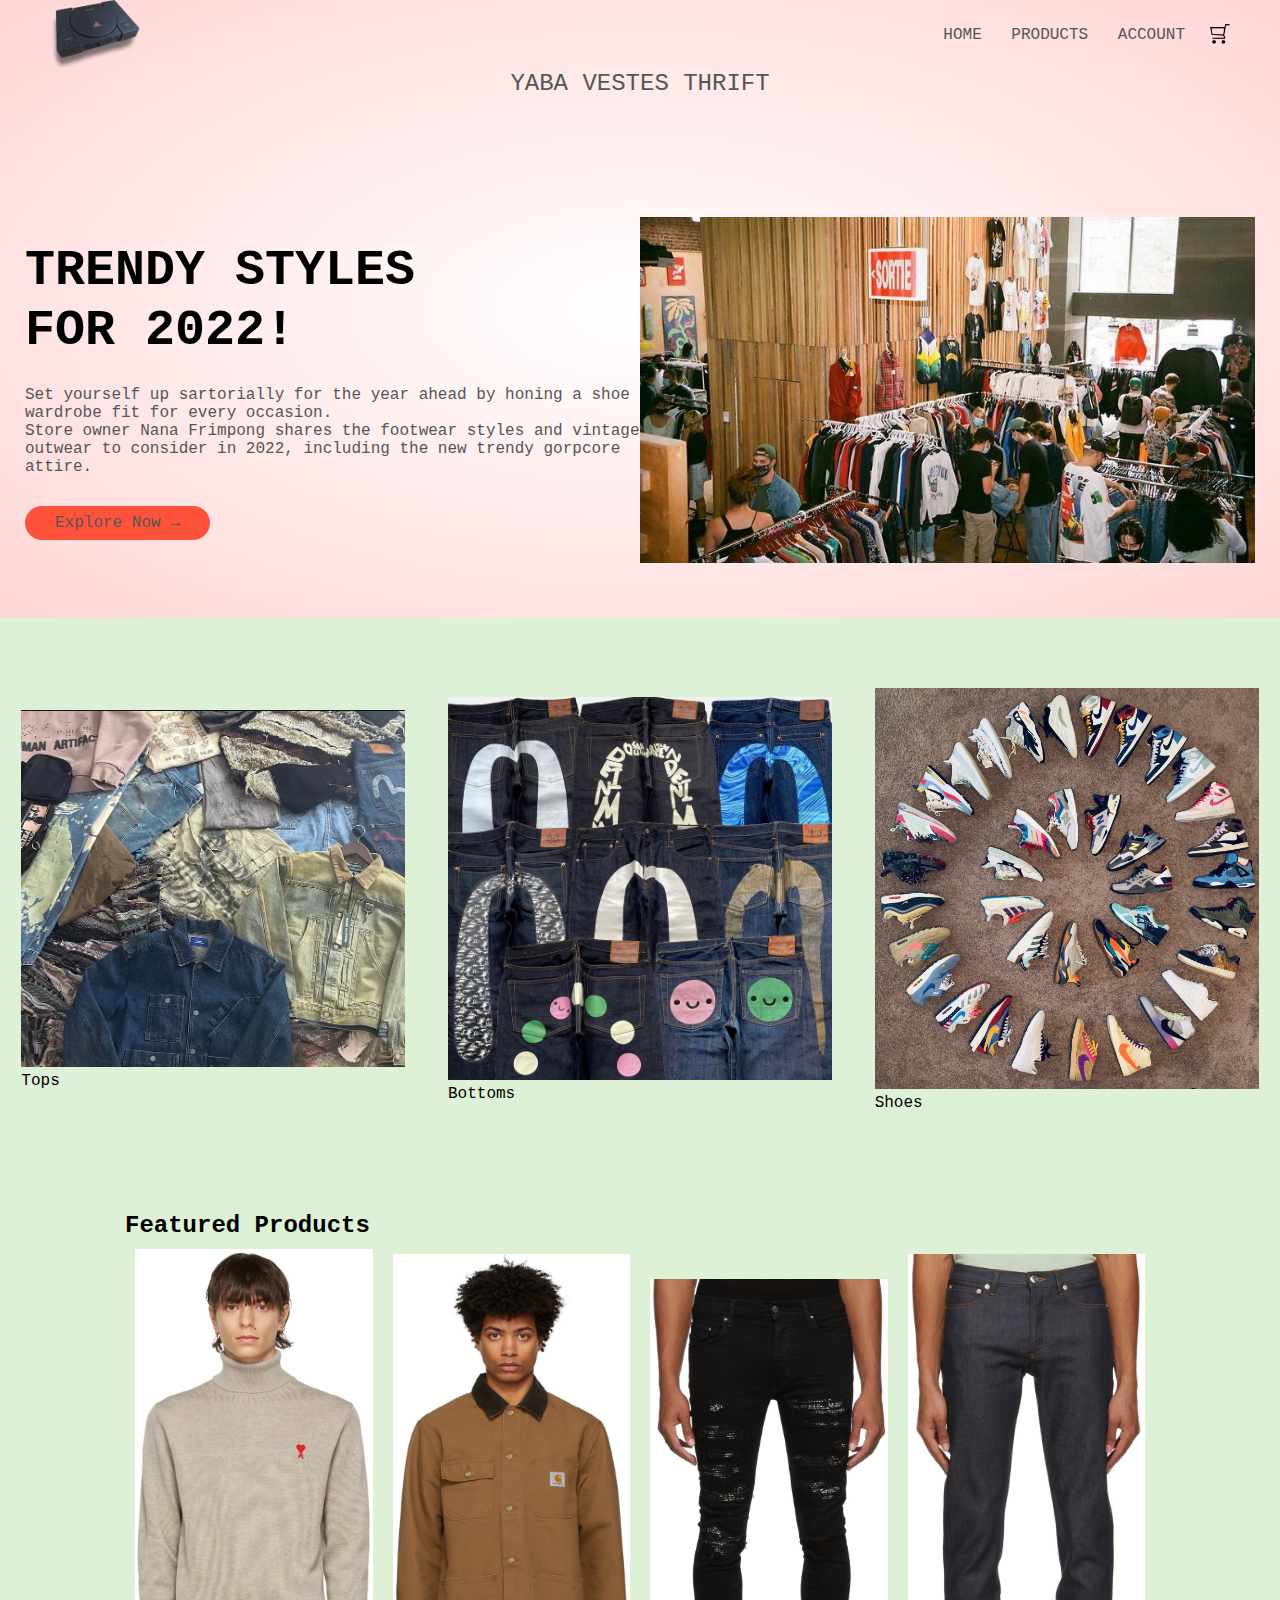
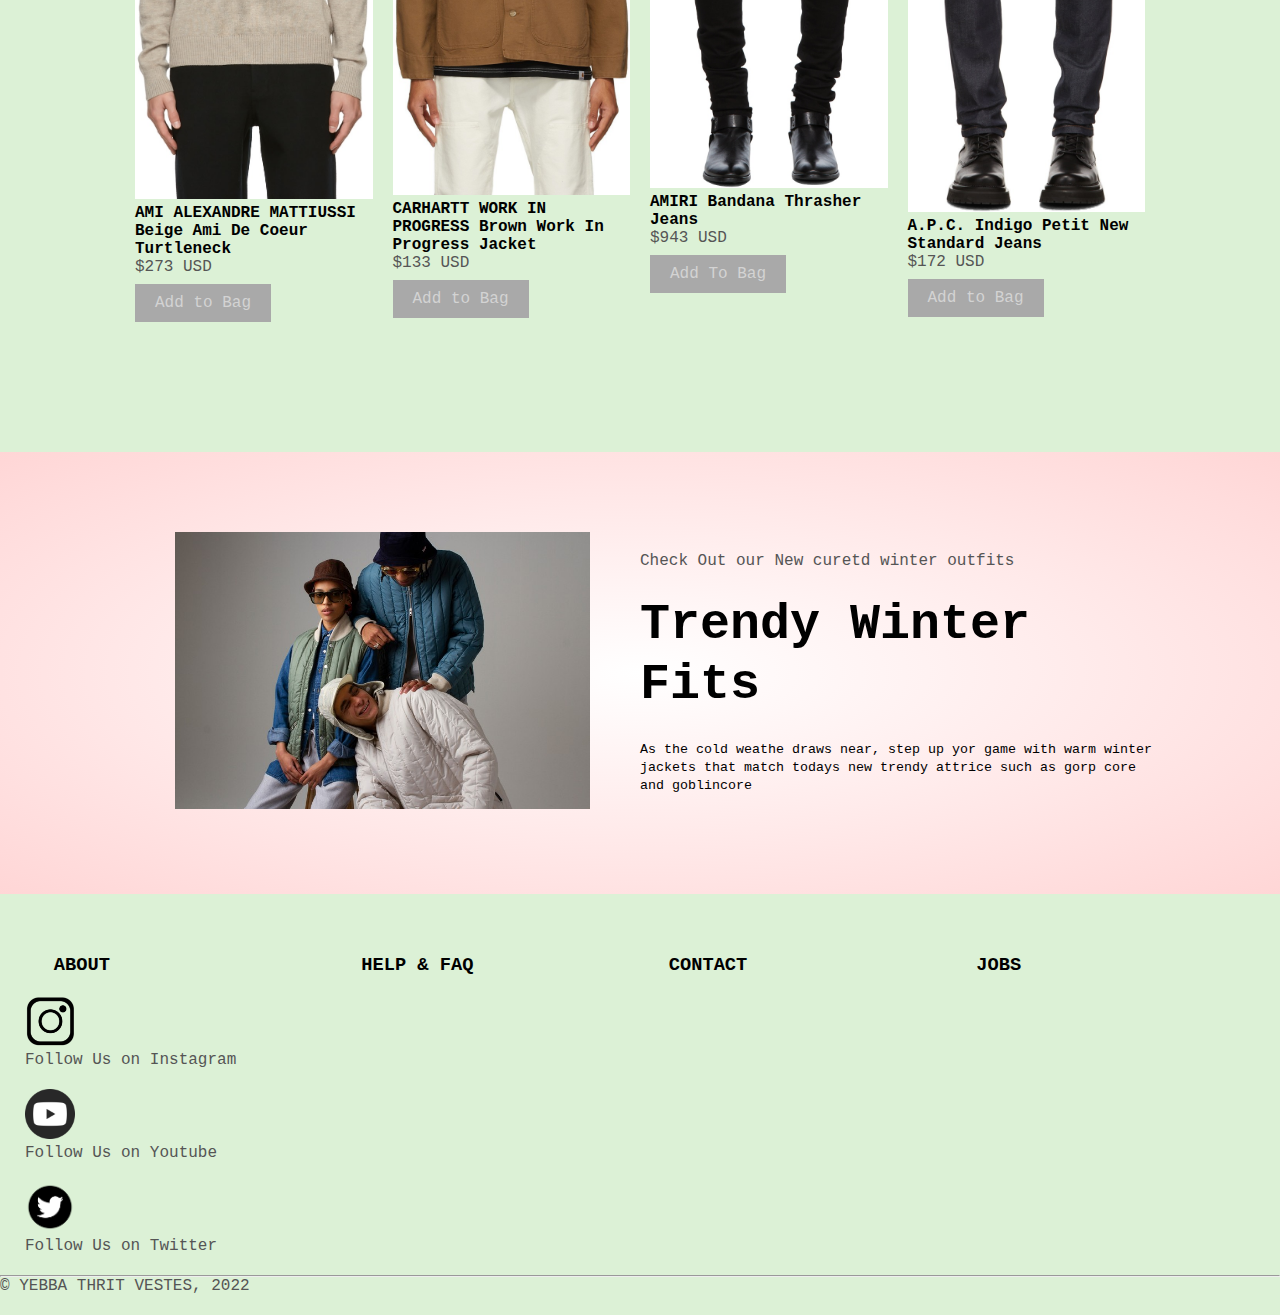
<file: microcredential-main/index.html>
<!DOCTYPE html>
<html lang="en" dir="ltr">
  <head>
    <meta charset="utf-8">
    <meta name="viewport" content="width=device-width, initial-scale=1.0">
    <title>STORE</title>
    <link rel="stylesheet" href="website.css">
  </head>
  <body>

<div class="header">
    <div class="container">
      <div class="navbar">
        <div class="logo">
          <img src="images/image0.png" alt="" width="100px">
        </div>

          <nav>
            <ul>
              <li><a href="#">HOME</a></li>
              <li><a href="#">PRODUCTS</a></li>
              <li><a href="#">ACCOUNT</a></li>
            </ul>
          </nav>
          <img src="images/shopping_trolley.png" width="30px" height="30px">

      </div>
      <p class= "title">YABA VESTES THRIFT</p>
      <div class="row">
          <div class="col-2">
              <h1> TRENDY STYLES <br>FOR 2022!</h1>
              <p>Set yourself up sartorially for the year ahead by honing a shoe wardrobe fit for every occasion. <br>Store owner Nana Frimpong shares the footwear styles and vintage outwear to consider in 2022, including the new trendy gorpcore attire.</p>
              <a href="#" class="btn">Explore Now &#8594; </a>
          </div>
          <div class="col-2">
            <img src="images/store.jpeg" alt="store">
          </div>
      </div>
    </div>
</div>



<div class="categories">
  <div class="small-container">
  </div>
    <div class="row">
      <div class="col-3">

        <div class="container-909">
          <img src="images/IMG_9750.jpg" alt="Tops">
          <div class="bottom-left">Tops</div>
        </div>

      </div>

      <div class="col-3">
        <div class="container-908">
            <img src="images/IMG_85F4C1A7DFAD-1.jpeg" alt="Bottoms">
          <div class="bottom-left">Bottoms</div>
        </div>
      </div>

      <div class="col-3">

        <div class="container-907">
            <img src="images/shoesstreet.jpeg" alt="Shoes">
          <div class="bottom-left">Shoes</div>
        </div>

      </div>
    </div>
</div>

<div class="small-container">
    <h2 c>Featured Products</h2>
      <div class="row">
        <div class="col-4">
          <img src="images/shirt1.jpeg" alt="AMI ALEXANDRE MATTIUSSI
Beige Ami De Coeur Turtleneck">
        <h4>AMI ALEXANDRE MATTIUSSI
Beige Ami De Coeur Turtleneck</h4>
          <p>$273 USD</p>
          <br>
          <a href="#openModal3" class="link-3">Add to Bag</a>
        </div>

        <div class="col-4">

          <img src="images/jacket1.jpeg" alt="CARHARTT WORK IN PROGRESS
Brown Work In Progress Jacket">
        <h4>CARHARTT WORK IN PROGRESS
Brown Work In Progress Jacket</h4>
          <p>$133 USD</p>
          <br>

          <a href="#openModal2" class="link-2">Add to Bag</a>
        </div>

        <div class="col-4">
          <img src="images/jeans.jpeg" alt="" id="item1">
        <h4>AMIRI
Bandana Thrasher Jeans</h4>
          <p>$943 USD</p>
          <br>
          <a href="#openModal1" class="link-1">Add To Bag</a>
        </div>
        <div class="col-4">
          <img src="images/pants1.jpeg" alt="A.P.C.
Indigo Petit New Standard Jeans">
        <h4>A.P.C.
Indigo Petit New Standard Jeans</h4>
          <p>$172 USD</p>
          <br>
          <a href="#openModal" class="link">Add to Bag</a>
        </div>
      </div>
</div>
<div class="small-container">
  <div class="modalWindow" id="openModal">
      <section class="content">
        <a class="close" href="#item1"> &#10005;</a>
        <section class="info">
          <img src="images/apc-indigo-petit-new-standard-jeans.jpeg" alt="">
          <div class="p"> A.P.C. Indigo Petit New Standard Jeans <br><i> </i>
          <hr>
          Slim-fit stretch Japanese denim jeans in indigo. Mid-rise. Five-pocket styling. Belt loops at waistband. Button fly. Logo-engraved silver-tone hardware. Contrast stitching in tan.
          <hr>
          <span></span> <b>$172</b>
          <form action="apc.html" method="post">
            <button class="button4">
              Add to Bag
            </button>
          </form>

           </div>
        </section>
      </section>
  </div>
</div>

<div class="small-container-1">

  <div class="modalWindow-1" id="openModal1">
      <section class="content-1">
        <a class="close-1" href="#"> &#10005;</a>
        <section class="info-1">
          <img src="images/amiri-bandana-thrasher-jeans.jpeg" alt="P">
          <div class="p-1"> AMIRI Bandana Thrasher Jeans <i></i>
            <hr>
            Slim-fit Italian stretch denim jeans in black. Mid-rise. Distressing throughout. Five-pocket styling. Belt loops at waistband.Logo-engraved silver-tone hardware.
          <hr>
          <b>$943</b>

          <form action="jeans.html" method="post">
            <button class="button3" >
              Add to Bag
            </button>
          </form>
           </div>
        </section>
      </section>
  </div>
</div>



<div class="small-container">

  <div class="modalWindow-2" id="openModal2">
      <section class="content-2">
        <a class="close-2" href="#"> &#10005;</a>
        <section class="info-2">
          <img src="images/211111M180038_2.webp" alt="P">
          <div class="p-2"> CARHARTT WORK IN PROGRESS Brown Work In Progress Jacket<br><i></i>
          <hr>
          Long sleeve organic cotton canvas jacket in brown.
          · Corduroy spread collar
          · Flap pocket and patch pocket at chest
          · Patch pockets at waist
          · Three-button barrel cuffs
          <hr>

          <span></span> <b>Now $113</b>

          <form action="carhatt.html" method="post">
            <button class="button2">
              Add to Bag
            </button>
          </form>


           </div>
        </section>
      </section>
  </div>
</div>

<div class="small-container">

  <div class="modalWindow-3" id="openModal3">
      <section class="content-3">
        <a class="close-2" href="#"> &#10005;</a>
        <section class="info-3">
          <img src="images/212482M205007_2.webp" alt="">
          <div class="p-3"><br> AMI ALEXANDRE MATTIUSSI Beige Ami De Coeur Turtleneck<i></i>
          <hr>
          A sweet summer blend wof juicy watermoleon, pink petals and delay in our nutrient-rich, non-greasy lotion
        <hr>
          <span></span> <b>$273</b>

          <form action="turtle.html" method="post">
              <button class="button1" onclick="passvalue();">
                <label for="n">
                  <p id="n"><p name="bag1">Add to Bag</p></p>
                </label>
              </button>
          </form>

           </div>
        </section>
      </section>
  </div>
</div>





<div class="winter">
  <div class="small-container">
      <div class="row">
        <div class="col-2">
          <img src="images/fallpic1.jpg" alt="Winter-Pic" class="winter-img">
        </div>
        <div class="col-2">
          <p>Check Out our New curetd winter outfits</p>
      <h1>Trendy Winter Fits</h1>
      <small>As the cold weathe draws near, step up yor game with warm winter jackets that match todays new trendy attrice such as gorp core and goblincore </small>
        </div>
      </div>
  </div>
</div>
<div class="toTop">
  <a href="#">&#8593;To the Top</a>
</div>

<div class="footer">
  <div class="container">
    <div class="row">
      <div class="footer-col-1">
        <h3>ABOUT</h3>
      </div>
      <div class="footer-col-2">
        <h3>HELP & FAQ</h3>
      </div>
      <div class="footer-col-3">
        <h3>CONTACT</h3>
      </div>
      <div class="footer-col-4">
        <h3>JOBS</h3>
      </div>
    </div>
  </div>
  <div class="container">
    <div class="footer-col-5">
      <a href="https://www.instagram.com/?hl=en"><img src="images/insta.png" alt="" width="50px" heigh="50px"><p>Follow Us on Instagram</p</a>
    </div>
    <div class="footer-col-6">
      <a href="https://www.youtube.com/"><img src="images/youtube.png" alt="" width="50px" heigh="50px"><p>Follow Us on Youtube</p</a>
    </div>
    <div class="footer-col-7">
      <a href="https://twitter.com/?lang=en"><img src="images/tweet.png" alt="" width="50px" heigh="50px"><p>Follow Us on Twitter</p></a>
    </div>
  </div>
  <hr>
  <p>© YEBBA THRIT VESTES, 2022</p>
</div>


<script type="text/javascript" src="website.js">
</script>


  </body>
</html>
</file>
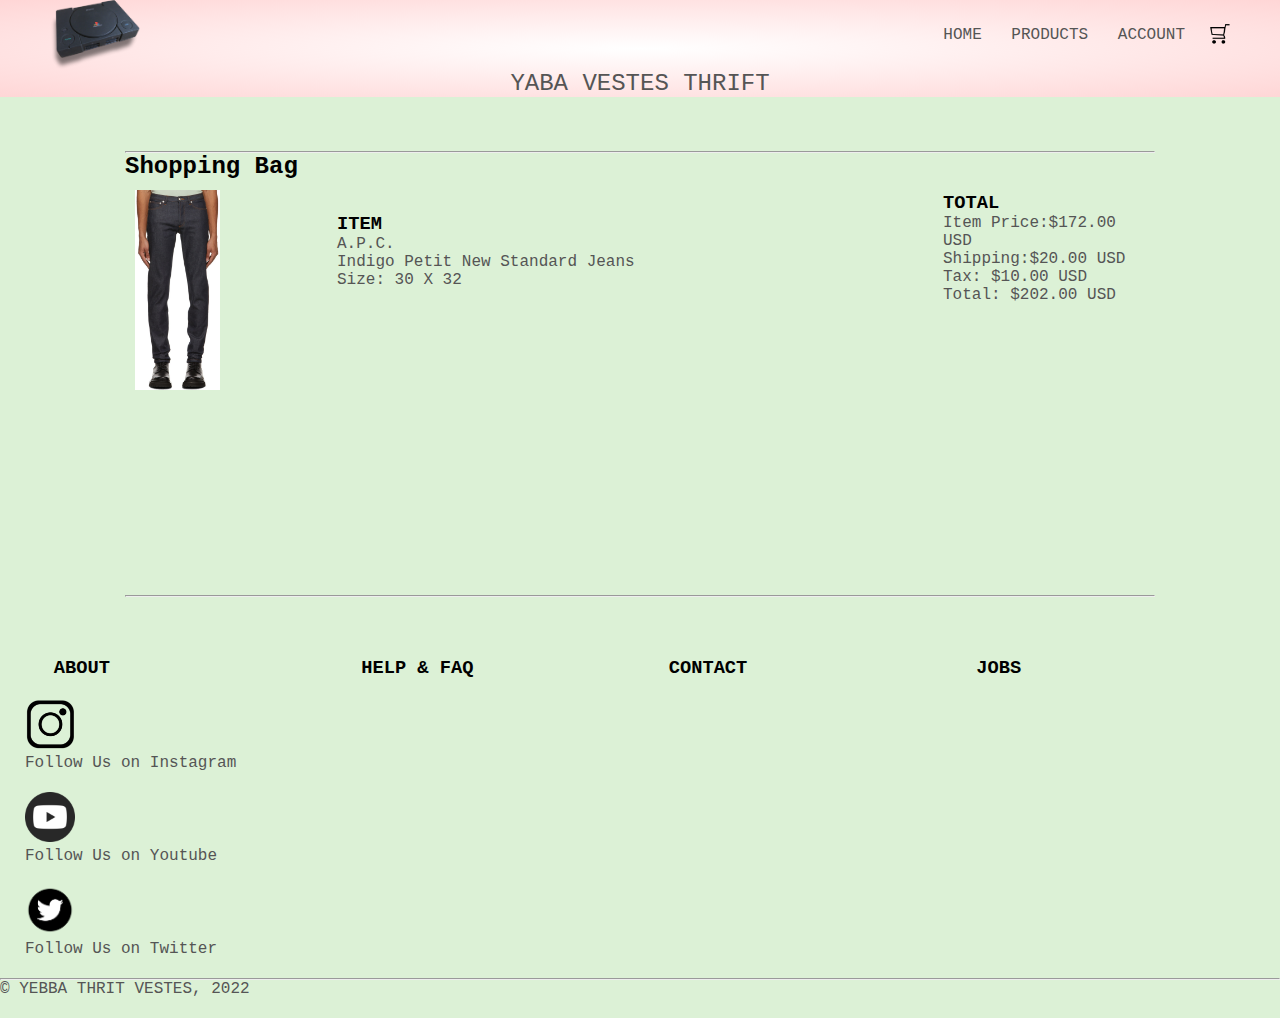
<file: microcredential-main/apc.html>
<!DOCTYPE html>
<html lang="en" dir="ltr">
  <head>
    <meta charset="utf-8">
    <meta name="viewport" content="width=device-width, initial-scale=1.0">
    <title>A.P.C Jeans</title>
<link rel="stylesheet" href="acp.css">
  </head>
  <body>

        <div class="header">
            <div class="container">
              <div class="navbar">
                <div class="logo">
                  <img src="image0.png" alt="" width="100px">
                </div>
                  <nav>
                    <ul>
                      <li><a href="#">HOME</a></li>
                      <li><a href="#">PRODUCTS</a></li>
                      <li><a href="#">ACCOUNT</a></li>
                    </ul>
                  </nav>
                  <img src="shopping_trolley.png" width="30px" height="30px">
              </div>
              <p class= "title">YABA VESTES THRIFT</p>
            </div>
        </div>

        <br><br><br>
        <div class="small-container">
            <hr>
              <h2>Shopping Bag</h2>

              <div class="col-4">
                <img src="pants1.jpeg" alt="AMI ALEXANDRE MATTIUSSI
        Beige Ami De Coeur Turtleneck">
            </div>

              <div class="col-4">
                <div class="info">
                  <h3>ITEM</h3>
                  <p>A.P.C.</p>
                  <p>Indigo Petit New Standard Jeans</p>
                  <p>Size: 30 X 32</p>
                  </div>
              </div>

              <div class="col-4">
                <div class="info-2">
                  <h3>TOTAL</h3>
                  <p>Item Price:$172.00 USD</p>
                  <p>Shipping:$20.00 USD</p>
                  <p>Tax: $10.00 USD</p>
                  <p>Total: $202.00 USD</p>
                  </div>
              </div>
              

                <hr>
        </div>








        <div class="footer">
          <div class="container">
            <div class="row">
              <div class="footer-col-1">
                <h3>ABOUT</h3>
              </div>
              <div class="footer-col-2">
                <h3>HELP & FAQ</h3>
              </div>
              <div class="footer-col-3">
                <h3>CONTACT</h3>
              </div>
              <div class="footer-col-4">
                <h3>JOBS</h3>
              </div>
            </div>
          </div>
          <div class="container">
            <div class="footer-col-5">
              <a href="https://www.instagram.com/?hl=en"><img src="insta.png" alt="" width="50px" heigh="50px"><p>Follow Us on Instagram</p</a>
            </div>
            <div class="footer-col-6">
              <a href="https://www.youtube.com/"><img src="youtube.png" alt="" width="50px" heigh="50px"><p>Follow Us on Youtube</p</a>
            </div>
            <div class="footer-col-7">
              <a href="https://twitter.com/?lang=en"><img src="tweet.png" alt="" width="50px" heigh="50px"><p>Follow Us on Twitter</p></a>
            </div>
          </div>
          <hr>
          <p>© YEBBA THRIT VESTES, 2022</p>
        </div>
  </body>
</html>
</file>
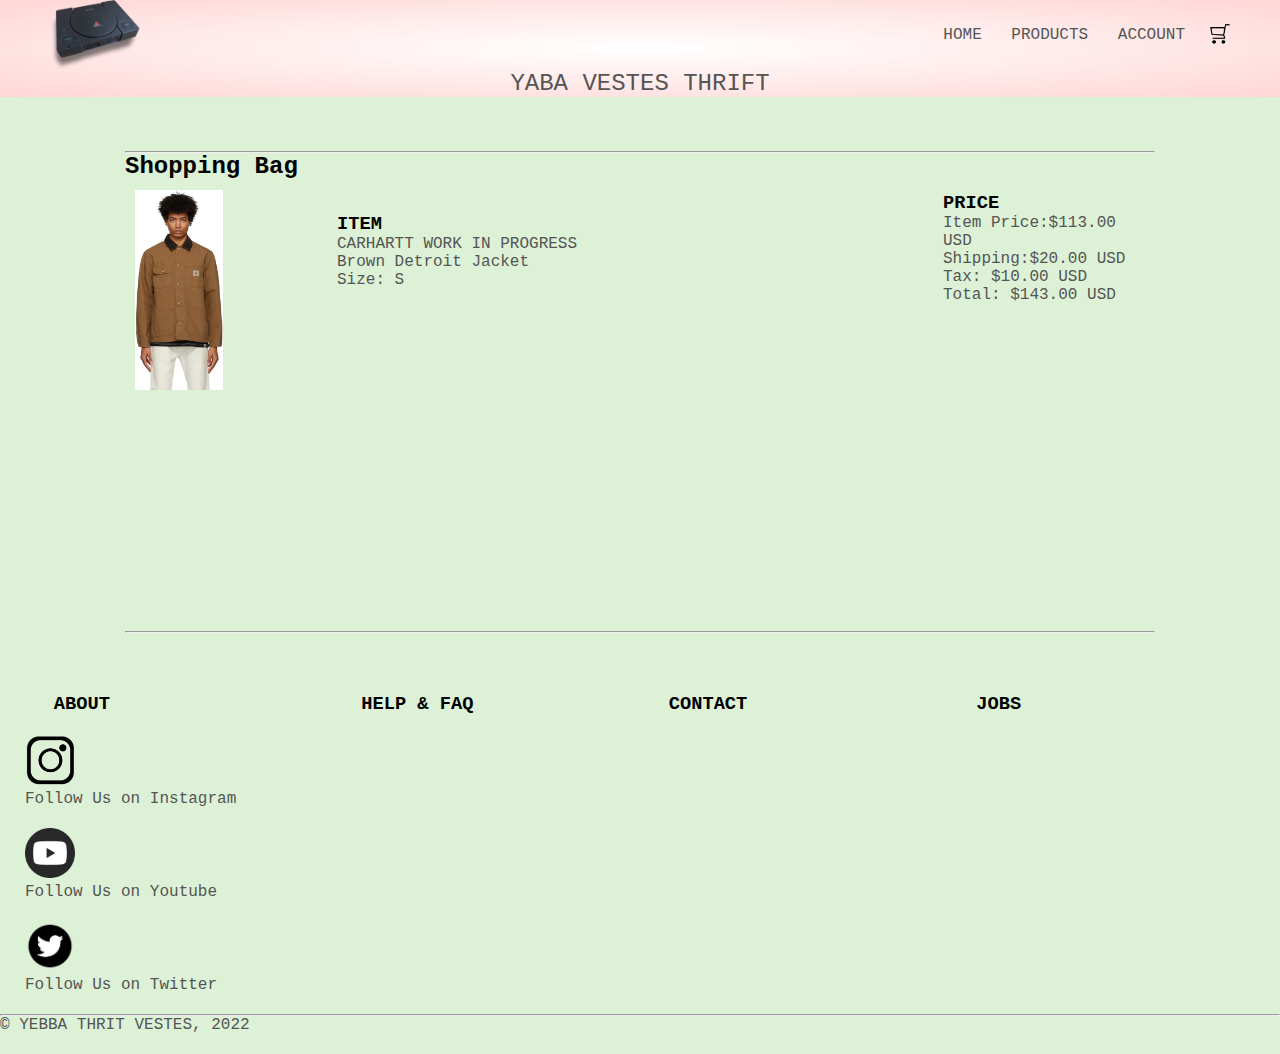
<file: microcredential-main/carhatt.html>
<!DOCTYPE html>
<html lang="en" dir="ltr">
  <head>
    <meta charset="utf-8">
    <meta name="viewport" content="width=device-width, initial-scale=1.0">
    <title>Carhatt Brown Work Jacket</title>
<link rel="stylesheet" href="carhatt.css">
  </head>
  <body>
    <div class="header">
        <div class="container">
          <div class="navbar">
            <div class="logo">
              <img src="image0.png" alt="" width="100px">
            </div>
              <nav>
                <ul>
                  <li><a href="#">HOME</a></li>
                  <li><a href="#">PRODUCTS</a></li>
                  <li><a href="#">ACCOUNT</a></li>
                </ul>
              </nav>
              <img src="shopping_trolley.png" width="30px" height="30px">
          </div>
          <p class= "title">YABA VESTES THRIFT</p>
        </div>
    </div>

    <br><br><br>
    <div class="small-container">
        <hr>
          <h2>Shopping Bag</h2>


          <div class="col-4">
            <img src="jacket1.jpeg" alt="AMI ALEXANDRE MATTIUSSI
    Beige Ami De Coeur Turtleneck">
        </div>
        <div class="col-4">
          <div class="info">
            <h3>ITEM</h3>
            <p>CARHARTT WORK IN PROGRESS</p>
            <p>Brown Detroit Jacket</p>
            <p>Size: S</p>
            </div>
        </div>

        <div class="col-4">
          <div class="info-2">
            <h3>PRICE</h3>
            <p>Item Price:$113.00 USD</p>
            <p>Shipping:$20.00 USD</p>
            <p>Tax: $10.00 USD</p>
            <p>Total: $143.00 USD</p>
            </div>
        </div>

            <br><br>
            <hr>
    </div>








    <div class="footer">
      <div class="container">
        <div class="row">
          <div class="footer-col-1">
            <h3>ABOUT</h3>
          </div>
          <div class="footer-col-2">
            <h3>HELP & FAQ</h3>
          </div>
          <div class="footer-col-3">
            <h3>CONTACT</h3>
          </div>
          <div class="footer-col-4">
            <h3>JOBS</h3>
          </div>
        </div>
      </div>
      <div class="container">
        <div class="footer-col-5">
          <a href="https://www.instagram.com/?hl=en"><img src="insta.png" alt="" width="50px" heigh="50px"><p>Follow Us on Instagram</p</a>
        </div>
        <div class="footer-col-6">
          <a href="https://www.youtube.com/"><img src="youtube.png" alt="" width="50px" heigh="50px"><p>Follow Us on Youtube</p</a>
        </div>
        <div class="footer-col-7">
          <a href="https://twitter.com/?lang=en"><img src="tweet.png" alt="" width="50px" heigh="50px"><p>Follow Us on Twitter</p></a>
        </div>
      </div>
      <hr>
      <p>© YEBBA THRIT VESTES, 2022</p>
    </div>

  </body>
</html>
</file>
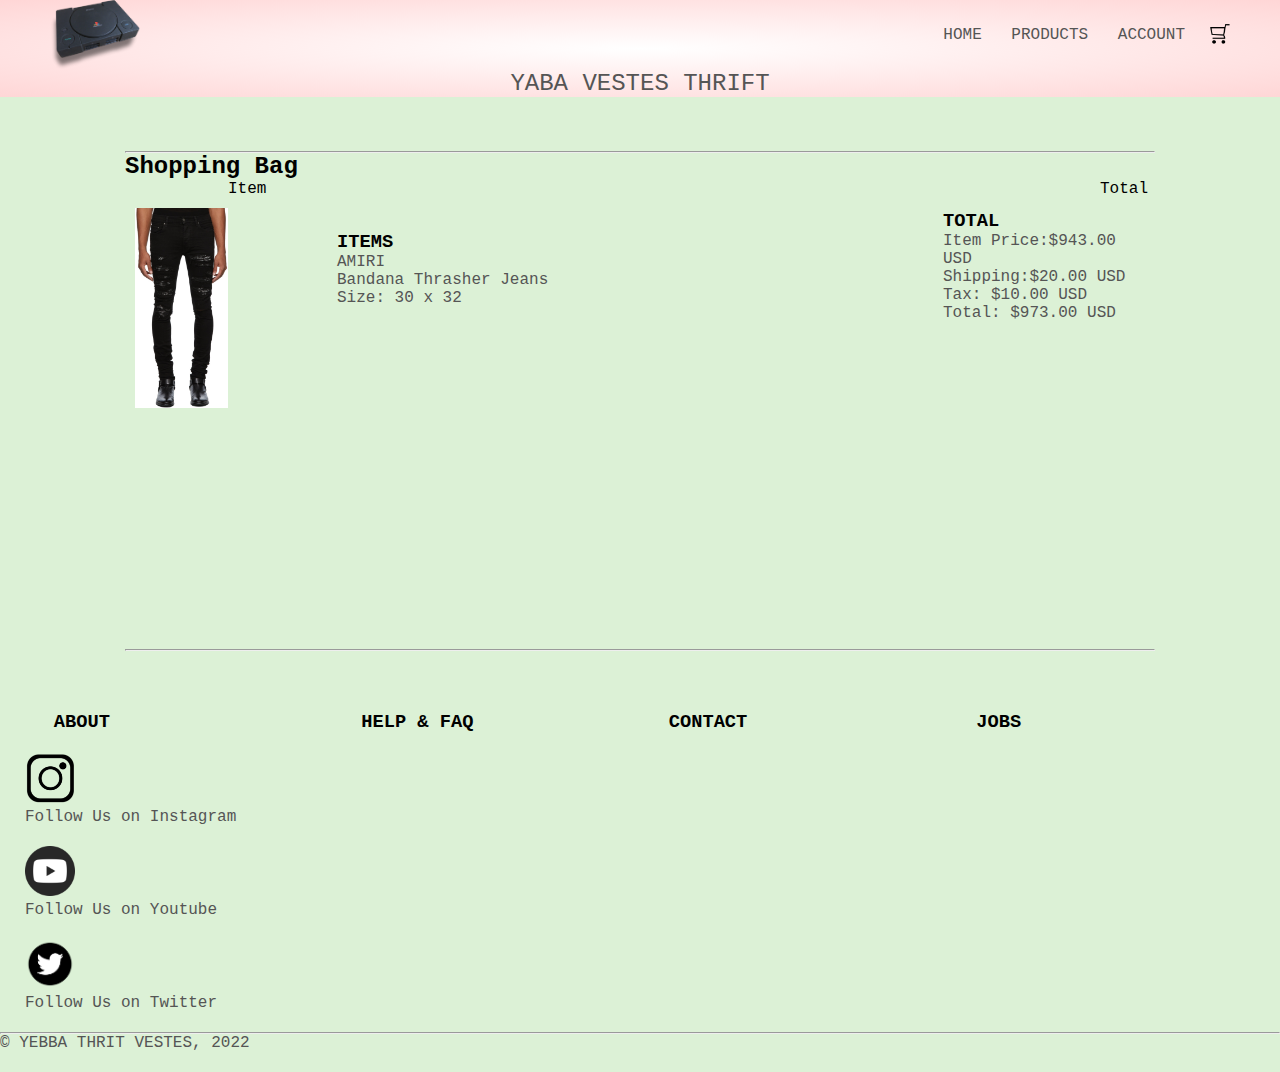
<file: microcredential-main/jeans.html>
<!DOCTYPE html>
<html lang="en" dir="ltr">
  <head>
    <meta charset="utf-8">
    <meta name="viewport" content="width=device-width, initial-scale=1.0">
    <title>AMIRI Bandana Thrasher Jeans</title>
<link rel="stylesheet" href="jeans.css">
  </head>
  <body>

        <div class="header">
            <div class="container">
              <div class="navbar">
                <div class="logo">
                  <img src="image0.png" alt="" width="100px">
                </div>
                  <nav>
                    <ul>
                      <li><a href="#">HOME</a></li>
                      <li><a href="#">PRODUCTS</a></li>
                      <li><a href="#">ACCOUNT</a></li>
                    </ul>
                  </nav>
                  <img src="shopping_trolley.png" width="30px" height="30px">
              </div>
              <p class= "title">YABA VESTES THRIFT</p>
            </div>
        </div>

        <br><br><br>
        <div class="small-container">
            <hr>
              <h2>Shopping Bag</h2>
              <span class="shopitem">Item</span> <span class="totalitem">Total</span>

              <div class="col-4">
                <img src="jeans.jpeg" alt="AMI ALEXANDRE MATTIUSSI
        Beige Ami De Coeur Turtleneck">
            </div>
            <div class="col-4">
              <div class="info">
                <h3>ITEMS</h3>
                <p>AMIRI</p>
                <p>Bandana Thrasher Jeans</p>
                <p>Size: 30 x 32</p>
                </div>
            </div>

              <div class="col-4">
              <div class="info-2">
                <h3>TOTAL</h3>
                <p>Item Price:$943.00 USD</p>
                <p>Shipping:$20.00 USD</p>
                <p>Tax: $10.00 USD</p>
                <p>Total: $973.00 USD</p>
                </div>
              </div>

                <br><br>
                <hr>
        </div>








        <div class="footer">
          <div class="container">
            <div class="row">
              <div class="footer-col-1">
                <h3>ABOUT</h3>
              </div>
              <div class="footer-col-2">
                <h3>HELP & FAQ</h3>
              </div>
              <div class="footer-col-3">
                <h3>CONTACT</h3>
              </div>
              <div class="footer-col-4">
                <h3>JOBS</h3>
              </div>
            </div>
          </div>
          <div class="container">
            <div class="footer-col-5">
              <a href="https://www.instagram.com/?hl=en"><img src="insta.png" alt="" width="50px" heigh="50px"><p>Follow Us on Instagram</p</a>
            </div>
            <div class="footer-col-6">
              <a href="https://www.youtube.com/"><img src="youtube.png" alt="" width="50px" heigh="50px"><p>Follow Us on Youtube</p</a>
            </div>
            <div class="footer-col-7">
              <a href="https://twitter.com/?lang=en"><img src="tweet.png" alt="" width="50px" heigh="50px"><p>Follow Us on Twitter</p></a>
            </div>
          </div>
          <hr>
          <p>© YEBBA THRIT VESTES, 2022</p>
        </div>

  </body>
</html>
</file>
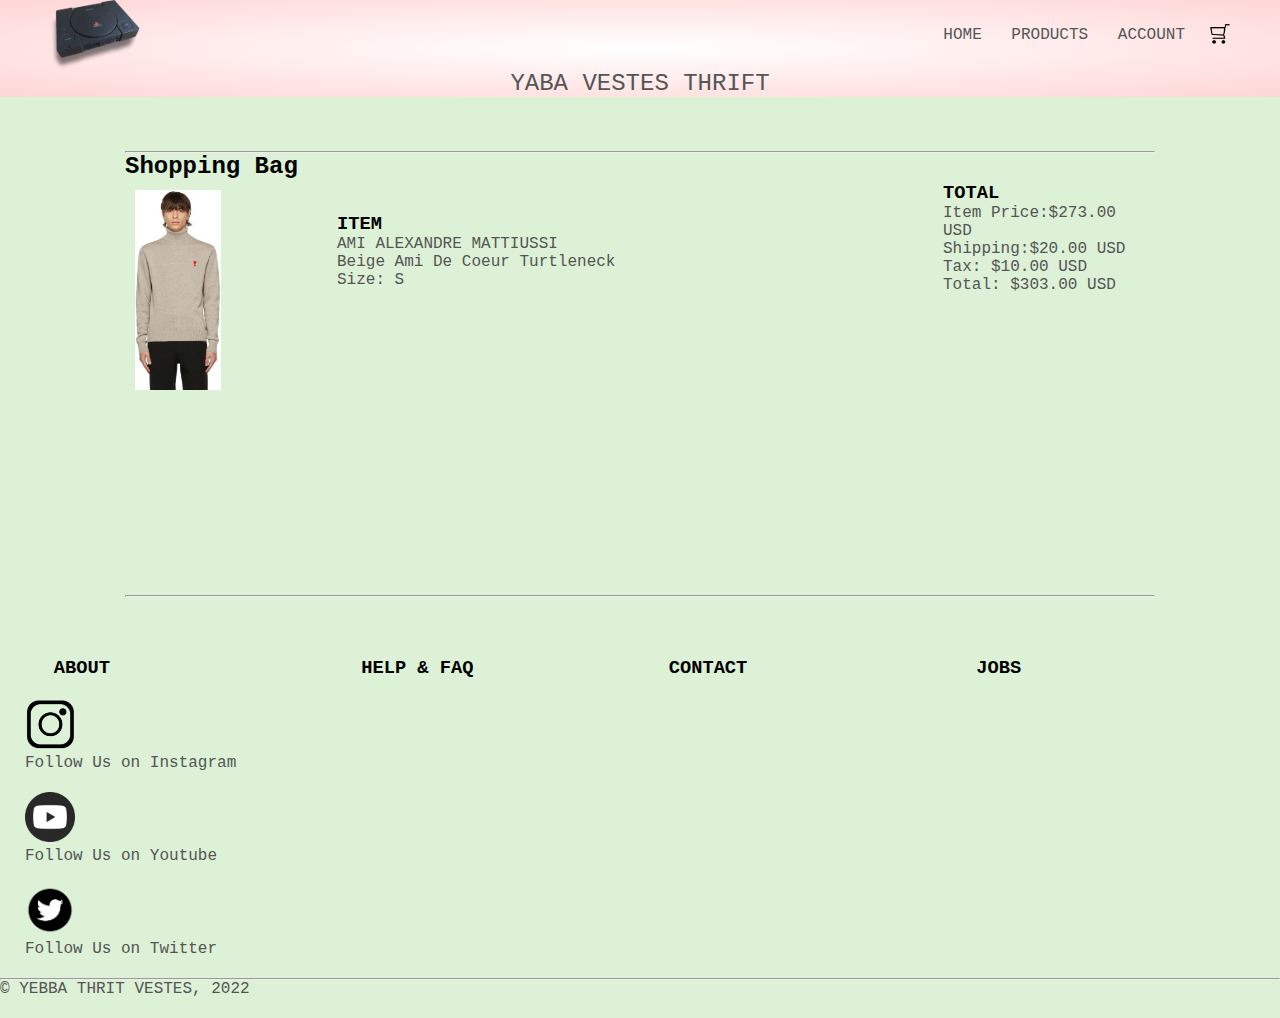
<file: microcredential-main/turtle.html>
<!DOCTYPE html>
<html lang="en" dir="ltr">
  <head>
    <meta charset="utf-8">
    <meta name="viewport" content="width=device-width, initial-scale=1.0">
    <title>AMI ALEXANDRE MATTIUSSI
Beige Ami De Coeur Turtleneck</title>
<link rel="stylesheet" href="turtle.css">
  </head>
  <body>

    <div class="header">
        <div class="container">
          <div class="navbar">
            <div class="logo">
              <img src="image0.png" alt="" width="100px">
            </div>
              <nav>
                <ul>
                  <li><a href="#">HOME</a></li>
                  <li><a href="#">PRODUCTS</a></li>
                  <li><a href="#">ACCOUNT</a></li>
                </ul>
              </nav>
              <img src="shopping_trolley.png" width="30px" height="30px">
          </div>
          <p class= "title">YABA VESTES THRIFT</p>
        </div>
    </div>

    <br><br><br>
    <div class="small-container">
        <hr>
          <h2>Shopping Bag</h2>

          <div class="col-4">
            <img src="shirt1.jpeg" alt="AMI ALEXANDRE MATTIUSSI
    Beige Ami De Coeur Turtleneck">
        </div>

          <div class="col-4">
            <div class="info">
              <h3>ITEM</h3>
              <p>AMI ALEXANDRE MATTIUSSI</p>
              <p>Beige Ami De Coeur Turtleneck</p>
              <p>Size: S</p>
              </div>
          </div>

          <div class="col-4">
            <div class="info-2">
              <h3>TOTAL</h3>
              <p>Item Price:$273.00 USD</p>
              <p>Shipping:$20.00 USD</p>
              <p>Tax: $10.00 USD</p>
              <p>Total: $303.00 USD</p>
              </div>
          </div>


            <hr>
    </div>








    <div class="footer">
      <div class="container">
        <div class="row">
          <div class="footer-col-1">
            <h3>ABOUT</h3>
          </div>
          <div class="footer-col-2">
            <h3>HELP & FAQ</h3>
          </div>
          <div class="footer-col-3">
            <h3>CONTACT</h3>
          </div>
          <div class="footer-col-4">
            <h3>JOBS</h3>
          </div>
        </div>
      </div>
      <div class="container">
        <div class="footer-col-5">
          <a href="https://www.instagram.com/?hl=en"><img src="insta.png" alt="" width="50px" heigh="50px"><p>Follow Us on Instagram</p</a>
        </div>
        <div class="footer-col-6">
          <a href="https://www.youtube.com/"><img src="youtube.png" alt="" width="50px" heigh="50px"><p>Follow Us on Youtube</p</a>
        </div>
        <div class="footer-col-7">
          <a href="https://twitter.com/?lang=en"><img src="tweet.png" alt="" width="50px" heigh="50px"><p>Follow Us on Twitter</p></a>
        </div>
      </div>
      <hr>
      <p>© YEBBA THRIT VESTES, 2022</p>
    </div>

  </body>
</html>
</file>
<file: microcredential-main/website.css>
*{
  margin: 0;
  padding: 0;
  box-sizing: border-box;
}

body{
  font-family: Courier New;
  background-color: rgba(220, 241, 214 );
}

.title{
  text-align: center;
  font-size: 1.5em;
}
.navbar{
  display: flex;
  align-items: center;
  padding: 20px;
}
nav{
  flex: 1;
  text-align: right;
}
nav ul{
  display: inline-block;
  list-style-type: none;
}
nav ul li{
  display: inline-block;
  margin-right: 20px;
}
a{
  text-decoration: none;
  color: #555;
}
p{
  color: #555;
}
.container{
    max-width: 1300px;
    margin: auto;
    padding-left: 25px;
    padding-right: 25px;
}
.row{
  display: flex;
  align-items: center;
  flex-wrap: wrap;
  justify-content: space-around;
}
.col-2{
  flex-basis: 50%;
  min-width: 300px;
}
.col-2 img{
    max-width: 100%;
    padding: 50px 0;
}
.col-2 h1{
  font-size: 50px;
  line-height: 60px;
  margin: 25px 0;
}
.btn{
    display: inline-block;
    background: #ff523b;
    padding: 8px 30px;
    margin: 30px 0;
    border-radius: 30px;
    transition: backgroud 0.5;
}

.btn:hover{
    background: #563434;
}
.header{
  background: radial-gradient(#fff,#ffd6d6)
}
.header .row{
  margin-top: 70px;
}
.categories{
  margin: 70px 0;
}
.col-3{
  flex-basis: 30%;
  min-width: 250px;
  margin-bottom: 30px;
}
.col-3 img{
    width: 100%;
}
.small-container{
  max-width: 1080px;
  margin: auto;
  padding-left: 25px;
  padding-right: 25px;
}

.col-4{
  flex-basis: 25%;
  padding: 10px;
  min-width: 200px;
  margin-bottom: 50px;
}
.col-4 img{
    width: 100%
}
.title{
  text-align: center;
  margin: 0;
}
.winter{
  padding: 30px 0;
  margin-top:80px;
  background: radial-gradient(#fff,#ffd6d6)
}
.col-2 .winter-img{
  padding: 50px;
}
.footer{
  background: rgba(220, 241, 214 );
  color: black;
  padding: 60px 0 20px;
}
.footer-col-1,.footer-col-2,.footer-col-3,.footer-col-4,.footer-col-5,.footer-col-6,.footer-col-7{
  min-width: 250px;
  margin-bottom: 20px;
}

.logo{
  position: absolute;
  animation: zoom 8s infinite;
}
@keyframes zoom {
  0%{transform: scale(0.3);}
  30%{transform: rotate(360deg);}
  50%{transform:scale(1);}
  80%{transform:rotate(-180deg);}
  100%{transform: scale(0); transform: rotate(270deg);}
}
.footwear{
  font-size: 5em;
  color: black;
  margin-left: 20%;
}
.tops{
  font-size: 1.3em;
  color: black;
  margin-left: 45%;
}
.bottoms{
  font-size: 1.3em;
  color: black;
  margin-left: 80%;
}

.button1{
  padding: 10px 20px;
  color: black;
  margin-left: 25%;
}
.button2{
  padding: 10px 20px;
  color: black;
  margin-left: 25%;
}
.button3{
  padding: 10px 20px;
  color: black;
  margin-left: 25%;
}
.button4{
  padding: 10px 20px;
  color: black;
  margin-left: 25%;
}

.link{
  background-color: darkgray;
  color: lightgray;
  text-decoration: none;
  padding: 10px 20px;

}

.link:hover{
  background-color: purple;
  color: darkgray;
  box-shadow: 0px 0px 5px 1px purple;
}

.modalWindow{
background-color:         rgba(150,150,150,0.6);
position: fixed;
top: 0px;
bottom: 0px;
left: 0px;
right: 0px;
opacity: 0;
pointer-events: none;
}
.modalWindow:target{
  opacity: 1;
  pointer-events: auto;
  transition: ease-in 0.3s;
}
.content{
  width: 550px;
  height: 450px;
  background-color: white;
  margin-left: auto;
  margin-right: auto;
  margin-top: 100px;
  position: relative;
}

.close{
  background-color: lightgray;
  padding: 10px;
  position: absolute;
  top: 0px;
  right: 0px;
  text-decoration: none;
  color: purple;
  font-weight: 600;
}

.close:hover{
  background-color: darkgrey;
  color: white;
}

.info{

  width:100%;
  height: 80%;
  position: absolute;
  top: 10%;

}

.info img{
  width: 30%;
  height: 90%;
}

.p{
  position: absolute;
  width: 60%;
  top:0px;
  right: 0px;

}
.p i{
  font-size: 0.6em;
}

.p span{
  text-decoration: line-through;

}
.p b{
  color:red;
  font-size: 1.3em;
  margin-left: 30%;

}

.p br{
  margin-top: 50px;
}

.p hr{
  margin-top:60px;
}

.add{
  display: block;
  margin-top: 50px;
  margin-right: auto;
  margin-left: auto;
  width: 50%;
  background-color: rgb(50,50,50);
  text-align: center;
  padding: 10px 0px;
  color: lightgray;
  text-decoration: none;
}

.add:hover{
  background-color: lightgray;
  color: rgb(50,50,50);

}


.link-1{
  background-color: darkgrey;
  color: lightgray;
  text-decoration: none;
  padding: 10px 20px;

}

.link-1:hover{
  background-color: purple;
  color: darkgray;
  box-shadow: 0px 0px 5px 1px purple;
}

.modalWindow-1{
background-color:         rgba(150,150,150,0.6);
position: fixed;
top: 0px;
bottom: 0px;
left: 0px;
right: 0px;
opacity: 0;
pointer-events: none;
}
.modalWindow-1:target{
  opacity: 1;
  pointer-events: auto;
  transition: ease-in 0.3s;
}
.content-1{
  width: 550px;
  height: 450px;
  background-color: white;
  margin-left: auto;
  margin-right: auto;
  margin-top: 100px;
  position: relative;
}

.close-1{
  background-color: lightgray;
  padding: 10px;
  position: absolute;
  top: 0px;
  right: 0px;
  text-decoration: none;
  color: purple;
  font-weight: 600;
}

.close-1:hover{
  background-color: darkgrey;
  color: white;
}

.info-1{
  width:100%;
  height: 80%;
  position: absolute;
  top: 10%;

}

.info-1 img{
  width: 30%;
  height: 90%;
}

.p-1{
  position: absolute;
  width: 60%;
  top:0px;
  right: 0px;

}
.p-1 i{
  font-size: 0.6em;
}

.p-1 span{
  text-decoration: line-through;

}
.p-1 b{
  color:red;
  font-size: 1.3em;
  margin-left: 30%;
}

.p-1 br{
  margin-top: 50px;
}

.p-1 hr{
  margin-top:60px;
}

.add-1{
  display: block;
  margin-top: 50px;
  margin-right: auto;
  margin-left: auto;
  width: 50%;
  background-color: rgb(50,50,50);
  text-align: center;
  padding: 10px 0px;
  color: lightgray;
  text-decoration: none;
}

.add-1:hover{
  background-color: lightgray;
  color: rgb(50,50,50);

}


.link-2{
  background-color: darkgray;
  color: lightgray;
  text-decoration: none;
  padding: 10px 20px;
  margin-left: 0%;
}

.link-2:hover{
  background-color: purple;
  color: darkgray;
  box-shadow: 0px 0px 5px 1px purple;
}

.modalWindow-2{
background-color:         rgba(150,150,150,0.6);
position: fixed;
top: 0px;
bottom: 0px;
left: 0px;
right: 0px;
opacity: 0;
pointer-events: none;
}
.modalWindow-2:target{
  opacity: 1;
  pointer-events: auto;
  transition: ease-in 0.3s;
}
.content-2{
  width: 550px;
  height: 450px;
  background-color: white;
  margin-left: auto;
  margin-right: auto;
  margin-top: 100px;
  position: relative;
}

.close-2{
  background-color: lightgray;
  padding: 10px;
  position: absolute;
  top: 0px;
  right: 0px;
  text-decoration: none;
  color: purple;
  font-weight: 600;
}

.close-2:hover{
  background-color: darkgrey;
  color: white;
}

.info-2{

  width:100%;
  height: 80%;
  position: absolute;
  top: 10%;

}

.info-2 img{
  width: 30%;
  height: 90%;
}

.p-2{
  position: absolute;
  width: 60%;
  top:0px;
  right: 0px;

}
.p-2 i{
  font-size: 0.6em;
}

.p-2 span{
  text-decoration: line-through;

}
.p-2 b{
  color:red;
  font-size: 1.3em;
  margin-left: 30%;
}

.p-2 br{
  margin-top: 50px;
}

.p-2 hr{
  margin-top:60px;
}

.add-2{
  display: block;
  margin-top: 50px;
  margin-right: auto;
  margin-left: auto;
  width: 50%;
  background-color: rgb(50,50,50);
  text-align: center;
  padding: 10px 0px;
  color: lightgray;
  text-decoration: none;
}

.add-2:hover{
  background-color: lightgray;
  color: rgb(50,50,50);

}

.link-3{
  background-color: darkgray;
  color: lightgray;
  text-decoration: none;
  padding: 10px 20px;
  margin-left: 0%;
  top: 0%;
}

.link-3:hover{
  background-color: purple;
  color: darkgray;
  box-shadow: 0px 0px 5px 1px purple;
}

.modalWindow-3{
background-color:         rgba(150,150,150,0.6);
position: fixed;
top: 0px;
bottom: 0px;
left: 0px;
right: 0px;
opacity: 0;
pointer-events: none;
}
.modalWindow-3:target{
  opacity: 1;
  pointer-events: auto;
  transition: ease-in 0.3s;
}
.content-3{
  width: 550px;
  height: 450px;
  background-color: white;
  margin-left: auto;
  margin-right: auto;
  margin-top: 100px;
  position: relative;
}

.close-3{
  background-color: lightgray;
  padding: 10px;
  position: absolute;
  top: 0px;
  right: 0px;
  text-decoration: none;
  color: purple;
  font-weight: 600;
}

.close-3:hover{
  background-color: darkgrey;
  color: white;
}

.info-3{

  width:100%;
  height: 80%;
  position: absolute;
  top: 10%;

}

.info-3 img{
  width: 30%;
  height: 90%;
}

.p-3{
  position: absolute;
  width: 60%;
  top:0px;
  right: 0px;

}
.p-3 i{
  font-size: 0.6em;
}

.p-3 span{
  text-decoration: line-through;

}
.p-3 b{
  color:red;
  font-size: 1.3em;
  margin-left: 30%;
}

.p-3 br{
  margin-top: 50px;
}

.p-3 hr{
  margin-top:60px;
}

.add-3{
  display: block;
  margin-top: 50px;
  margin-right: auto;
  margin-left: auto;
  width: 50%;
  background-color: rgb(50,50,50);
  text-align: center;
  padding: 10px 0px;
  color: lightgray;
  text-decoration: none;
}

.add-3:hover{
  background-color: lightgray;
  color: rgb(50,50,50);
}

.container-909{
  overflow: hidden;
}

.container-908{
  overflow: hidden;
}

.container-907{
  overflow: hidden;

}


@media only screen and (max-width: 800px){
  nav ul{
    position: relative;
    top: 70px
    left: 0;
    width: 100%;
  }
}

@media only screen and (max-width: 600px){
  .row{
    text-align: center;
  }
  .col-2,.col-3,.col-4{
    flex-basis: 100%;
  }
}
</file>
<file: microcredential-main/acp.css>
*{
  margin: 0;
  padding: 0;
  box-sizing: border-box;
}

body{
  font-family: Courier New;
  background-color: rgba(220, 241, 214 );
}

.title{
  text-align: center;
  font-size: 1.5em;
}
.header{
  background: radial-gradient(#fff,#ffd6d6)
}
.navbar{
  display: flex;
  align-items: center;
  padding: 20px;
}
nav{
  flex: 1;
  text-align: right;
}
nav ul{
  display: inline-block;
  list-style-type: none;
}
nav ul li{
  display: inline-block;
  margin-right: 20px;
}
a{
  text-decoration: none;
  color: #555;
}
p{
  color: #555;
}
.container{
    max-width: 1300px;
    margin: auto;
    padding-left: 25px;
    padding-right: 25px;
}
.row{
  display: flex;
  align-items: center;
  flex-wrap: wrap;
  justify-content: space-around;
}

.logo{
  position: absolute;
  animation: zoom 8s infinite;
}
@keyframes zoom {
  0%{transform: scale(0.3);}
  30%{transform: rotate(360deg);}
  50%{transform:scale(1);}
  80%{transform:rotate(-180deg);}
  100%{transform: scale(0); transform: rotate(270deg);}
}

.small-container{
  max-width: 1080px;
  margin: auto;
  padding-left: 25px;
  padding-right: 25px;

}
.totalitem{
  margin-left: 80%;
}
.shopitem{
  margin-left: 10%;
}

.col-4{
  flex-basis: 25%;
  padding: 10px;
  min-width: 20px;
  margin-bottom: 50px;
}
.col-4 img{
    height: 200px;
}

.info{
  margin-left: 20%;
  margin-top: -25%;
}

.info-2{
  margin-left: 80%;
  margin-top: -34%;
}

.footer{
  background: rgba(220, 241, 214);
  color: black;
  padding: 60px 0 20px;
}
.footer-col-1,.footer-col-2,.footer-col-3,.footer-col-4,.footer-col-5,.footer-col-6,.footer-col-7{
  min-width: 250px;
  margin-bottom: 20px;
}

@media only screen and (max-width: 800px){
  nav ul{
    position: relative;
    top: 70px
    left: 0;
    width: 100%;
  }
}

@media only screen and (max-width: 600px){
  .row{
    text-align: center;
  }
  .col-2,.col-3,.col-4{
    flex-basis: 100%;
  }
}
</file>
<file: microcredential-main/carhatt.css>
*{
  margin: 0;
  padding: 0;
  box-sizing: border-box;
}

body{
  font-family: Courier New;
  background-color: rgba(220, 241, 214 );
}

.title{
  text-align: center;
  font-size: 1.5em;
}
.header{
  background: radial-gradient(#fff,#ffd6d6)
}
.navbar{
  display: flex;
  align-items: center;
  padding: 20px;
}
nav{
  flex: 1;
  text-align: right;
}
nav ul{
  display: inline-block;
  list-style-type: none;
}
nav ul li{
  display: inline-block;
  margin-right: 20px;
}
a{
  text-decoration: none;
  color: #555;
}
p{
  color: #555;
}
.container{
    max-width: 1300px;
    margin: auto;
    padding-left: 25px;
    padding-right: 25px;
}
.row{
  display: flex;
  align-items: center;
  flex-wrap: wrap;
  justify-content: space-around;
}

.logo{
  position: absolute;
  animation: zoom 8s infinite;
}
@keyframes zoom {
  0%{transform: scale(0.3);}
  30%{transform: rotate(360deg);}
  50%{transform:scale(1);}
  80%{transform:rotate(-180deg);}
  100%{transform: scale(0); transform: rotate(270deg);}
}

.small-container{
  max-width: 1080px;
  margin: auto;
  padding-left: 25px;
  padding-right: 25px;

}
.totalitem{
  margin-left: 80%;
}
.shopitem{
  margin-left: 10%;
}

.col-4{
  flex-basis: 25%;
  padding: 10px;
  min-width: 200px;
  margin-bottom: 50px;
}
.col-4 img{
    height: 200px;
}

.info{
  margin-left:20%;
  margin-top: -25%;
}

.info-2{
  margin-left:80%;
  margin-top: -34%;
}

.footer{
  background: rgba(220, 241, 214);
  color: black;
  padding: 60px 0 20px;
}
.footer-col-1,.footer-col-2,.footer-col-3,.footer-col-4,.footer-col-5,.footer-col-6,.footer-col-7{
  min-width: 250px;
  margin-bottom: 20px;
}

@media only screen and (max-width: 800px){
  nav ul{
    position: relative;
    top: 70px
    left: 0;
    width: 100%;
  }
}

@media only screen and (max-width: 600px){
  .row{
    text-align: center;
  }
  .col-2,.col-3,.col-4{
    flex-basis: 100%;
  }
}
</file>
<file: microcredential-main/jeans.css>
*{
  margin: 0;
  padding: 0;
  box-sizing: border-box;
}

body{
  font-family: Courier New;
  background-color: rgba(220, 241, 214 );
}

.title{
  text-align: center;
  font-size: 1.5em;
}
.header{
  background: radial-gradient(#fff,#ffd6d6)
}
.navbar{
  display: flex;
  align-items: center;
  padding: 20px;
}
nav{
  flex: 1;
  text-align: right;
}
nav ul{
  display: inline-block;
  list-style-type: none;
}
nav ul li{
  display: inline-block;
  margin-right: 20px;
}
a{
  text-decoration: none;
  color: #555;
}
p{
  color: #555;
}
.container{
    max-width: 1300px;
    margin: auto;
    padding-left: 25px;
    padding-right: 25px;
}
.row{
  display: flex;
  align-items: center;
  flex-wrap: wrap;
  justify-content: space-around;
}

.logo{
  position: absolute;
  animation: zoom 8s infinite;
}
@keyframes zoom {
  0%{transform: scale(0.3);}
  30%{transform: rotate(360deg);}
  50%{transform:scale(1);}
  80%{transform:rotate(-180deg);}
  100%{transform: scale(0); transform: rotate(270deg);}
}

.small-container{
  max-width: 1080px;
  margin: auto;
  padding-left: 25px;
  padding-right: 25px;

}
.totalitem{
  margin-left: 80%;
}
.shopitem{
  margin-left: 10%;
}

.col-4{
  flex-basis: 25%;
  padding: 10px;
  min-width: 20px;
  margin-bottom: 50px;
}
.col-4 img{
    height: 200px;
}

.info{
  margin-left: 20%;
  margin-top: -25%;
}

.info-2{
  margin-left: 80%;
  margin-top: -34%;
}

.footer{
  background: rgba(220, 241, 214);
  color: black;
  padding: 60px 0 20px;
}
.footer-col-1,.footer-col-2,.footer-col-3,.footer-col-4,.footer-col-5,.footer-col-6,.footer-col-7{
  min-width: 250px;
  margin-bottom: 20px;
}

@media only screen and (max-width: 800px){
  nav ul{
    position: relative;
    top: 70px
    left: 0;
    width: 100%;
  }
}

@media only screen and (max-width: 600px){
  .row{
    text-align: center;
  }
  .col-2,.col-3,.col-4{
    flex-basis: 100%;
  }
}
</file>
<file: microcredential-main/turtle.css>
*{
  margin: 0;
  padding: 0;
  box-sizing: border-box;
}

body{
  font-family: Courier New;
  background-color: rgba(220, 241, 214 );
}

.title{
  text-align: center;
  font-size: 1.5em;
}
.header{
  background: radial-gradient(#fff,#ffd6d6)
}
.navbar{
  display: flex;
  align-items: center;
  padding: 20px;
}
nav{
  flex: 1;
  text-align: right;
}
nav ul{
  display: inline-block;
  list-style-type: none;
}
nav ul li{
  display: inline-block;
  margin-right: 20px;
}
a{
  text-decoration: none;
  color: #555;
}
p{
  color: #555;
}
.container{
    max-width: 1300px;
    margin: auto;
    padding-left: 25px;
    padding-right: 25px;
}
.row{
  display: flex;
  align-items: center;
  flex-wrap: wrap;
  justify-content: space-around;
}

.logo{
  position: absolute;
  animation: zoom 8s infinite;
}
@keyframes zoom {
  0%{transform: scale(0.3);}
  30%{transform: rotate(360deg);}
  50%{transform:scale(1);}
  80%{transform:rotate(-180deg);}
  100%{transform: scale(0); transform: rotate(270deg);}
}

.small-container{
  max-width: 1080px;
  margin: auto;
  padding-left: 25px;
  padding-right: 25px;
}
.totalitem{
  margin-left: 80%;
}
.shopitem{
  margin-left: 10%;
}

.col-4{
  flex-basis: 25%;
  padding: 10px;
  min-width: 200px;
  margin-bottom: 50px;
}
.col-4 img{
    height: 200px;
}

.info{
  margin-left:20%;
  margin-top: -25%;
}
.info-2{
  margin-left:80%;
  margin-top: -35%;
}

.footer{
  background: rgba(220, 241, 214);
  color: black;
  padding: 60px 0 20px;
}
.footer-col-1,.footer-col-2,.footer-col-3,.footer-col-4,.footer-col-5,.footer-col-6,.footer-col-7{
  min-width: 250px;
  margin-bottom: 20px;
}

@media only screen and (max-width: 800px){
  nav ul{
    position: relative;
    top: 70px
    left: 0;
    width: 100%;
  }
}

@media only screen and (max-width: 600px){
  .row{
    text-align: center;
  }
  .col-2,.col-3,.col-4{
    flex-basis: 100%;
  }
}
</file>
